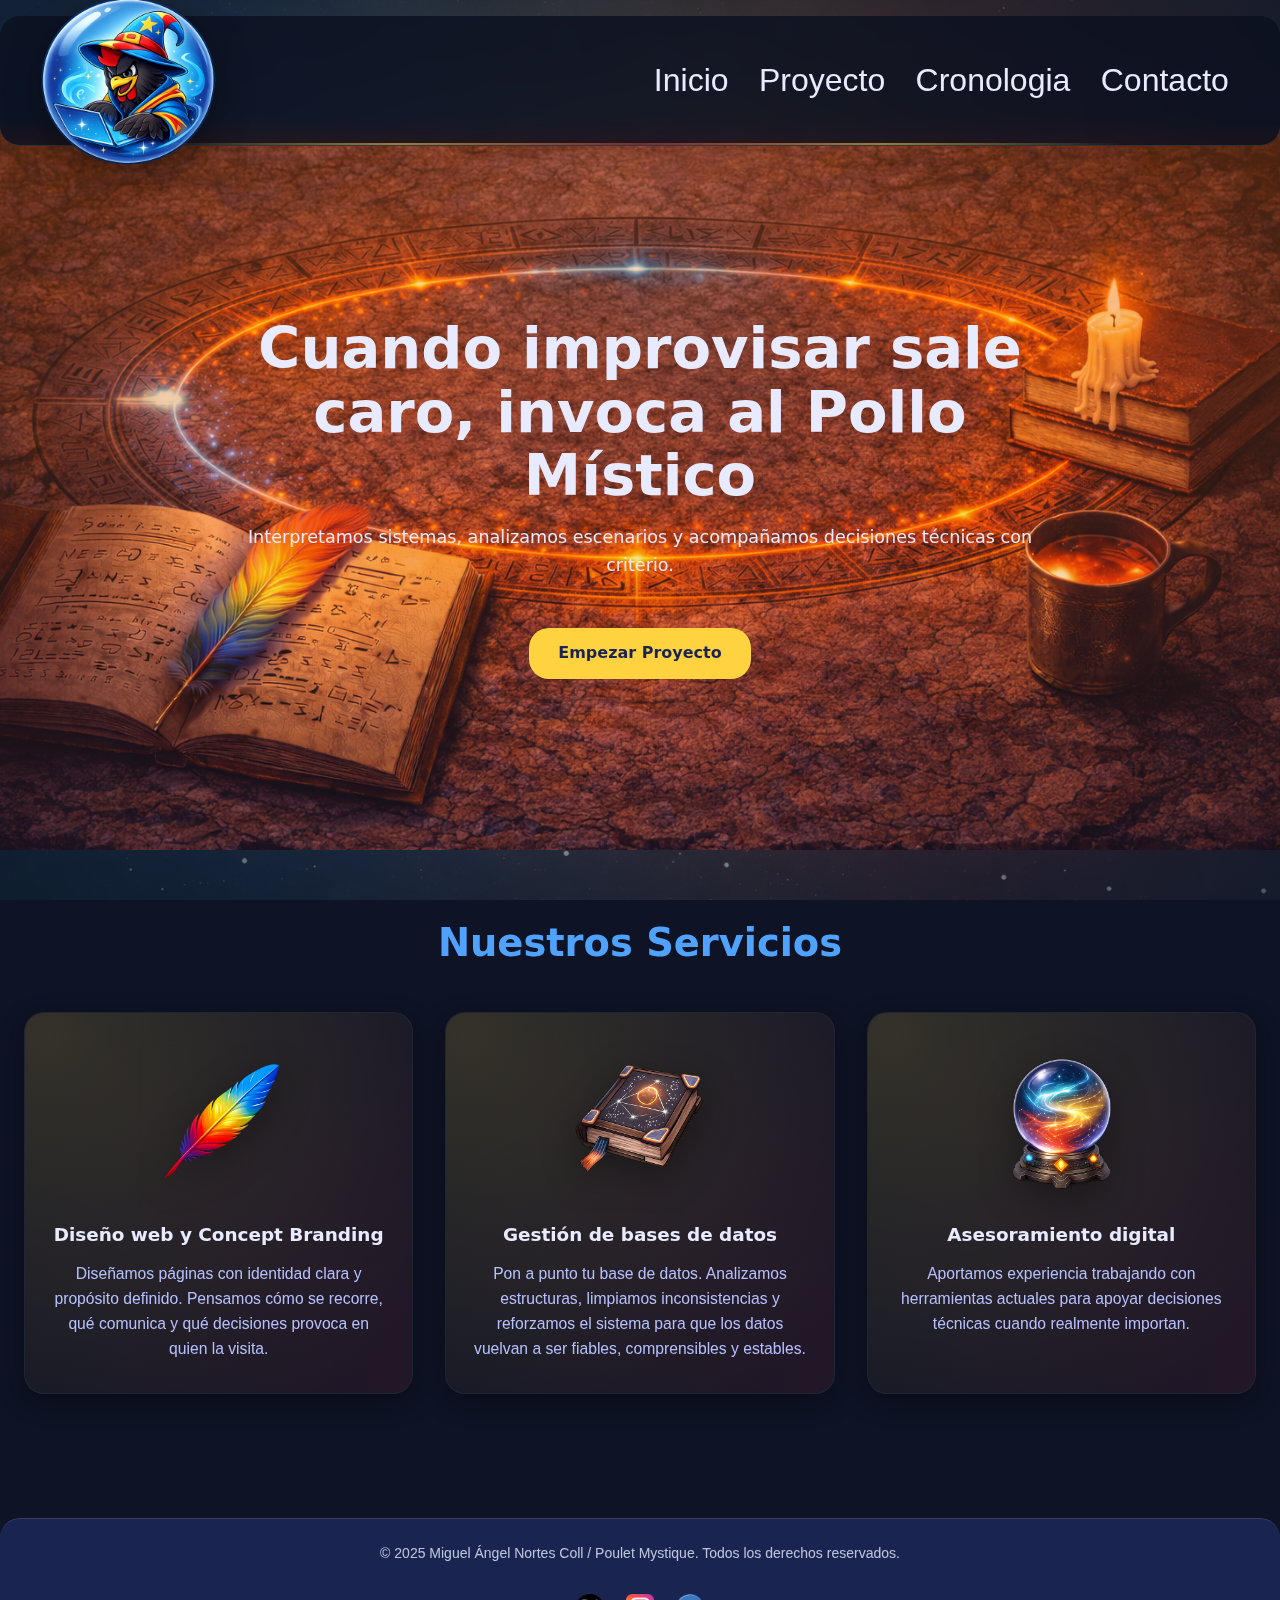
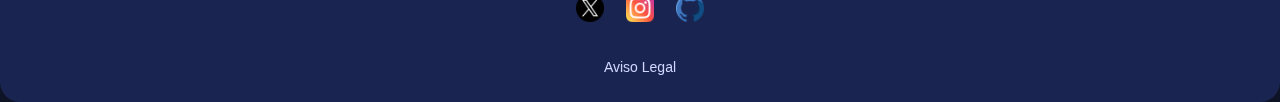
<file: Consultora/index.html>
<!DOCTYPE html>
<html lang="en">

<head>
    <meta charset="UTF-8">
    <meta name="viewport" content="width=device-width, initial-scale=1.0">

    <!-- Información básica -->
    <title>Index</title>
    <meta name="description" content="Descripción de la web">
    <meta name="author" content="Miguel Ángel Nortes Coll">

    <!-- CSS -->
    <link rel="stylesheet" href="CSS/style.css">

    <!-- SEO -->
    <meta name="keywords" content="Separado con comas">

    <!-- Icono -->
    <link rel="icon" type="image/png" href="img/poulet_mystique.png">

    <!-- Tipografía -->
    <link rel="stylesheet" href="">

    <!-- Open Graph para redes -->
    <meta property="og:title" content="Titulo">
    <meta property="og:description" content="Breve descripcion">
    <meta property="og:image" content="imgs/preview.png">
    <meta property="og:type" content="website">
</head>

<body>
    <header>
        <a href="index.html"><img src="img/poulet_mystique.png" alt="Logo de la empresa"></a>
        <nav>
            <ul>
                <li><a href="index.html">Inicio</a></li>
                <li><a href="proyecto-reservas.html">Proyecto</a></li>
                <li><a href="cronologia.html">Cronologia</a></li>
                <li><a href="contacto.html">Contacto</a></li>
            </ul>
        </nav>
    </header>
    <main>
        <section id="hero-index">
            <div class="hero-content">
                <h1>Cuando improvisar sale caro, invoca al Pollo Místico</h1>
                <p>Interpretamos sistemas, analizamos escenarios y acompañamos decisiones técnicas con criterio.</p>
                <a href="proyecto-reservas.html" class="btn-cta">Empezar Proyecto</a>
            </div>
        </section>
        <section class="services">
            <h2>Nuestros Servicios</h2>
            <div class="services-grid">
                <article class="service-card">
                    <img src="img/Pluma.png" alt="">
                    <h3>Diseño web y Concept Branding</h3>
                    <p>Diseñamos páginas con identidad clara y propósito definido. Pensamos cómo se recorre, qué comunica y qué decisiones provoca en quien la visita.</p>
                </article>

                <article class="service-card">
                    <img src="img/Libro.png
                    " alt="">
                    <h3>Gestión de bases de datos</h3>
                    <p>Pon a punto tu base de datos. Analizamos estructuras, limpiamos inconsistencias y reforzamos el sistema para que los datos vuelvan a ser fiables, comprensibles y estables.</p>
                </article>

                <article class="service-card">
                    <img src="img/Bola.png" alt="">
                    <h3>Asesoramiento digital</h3>
                    <p>Aportamos experiencia trabajando con herramientas actuales para apoyar decisiones técnicas cuando realmente importan.</p>
                </article>
            </div>
        </section>
    </main>
    <footer class="site-footer">
        <p>&copy; 2025 Miguel Ángel Nortes Coll / Poulet Mystique. Todos los derechos reservados.</p>

        <nav class="footer-social">
            <a href="https://x.com/?lang=es" target="_blank"><img src="img/logoX.png"
                    alt="Enlace con el logo de X, el nuevo Twitter"></a>
            <a href="https://www.instagram.com/" target="_blank"><img src="img/logoInstagram.png"
                    alt="Enlace con el logo de Instagram"></a>
            <a href="https://github.com/" target="_blank"><img src="img/logoGithub.png"
                    alt="Enlace con el logo de Github"></a>
        </nav>

        <a href="aviso_legal.html" class="legal_link">Aviso Legal</a>
    </footer>
</body>

</html>
</file>
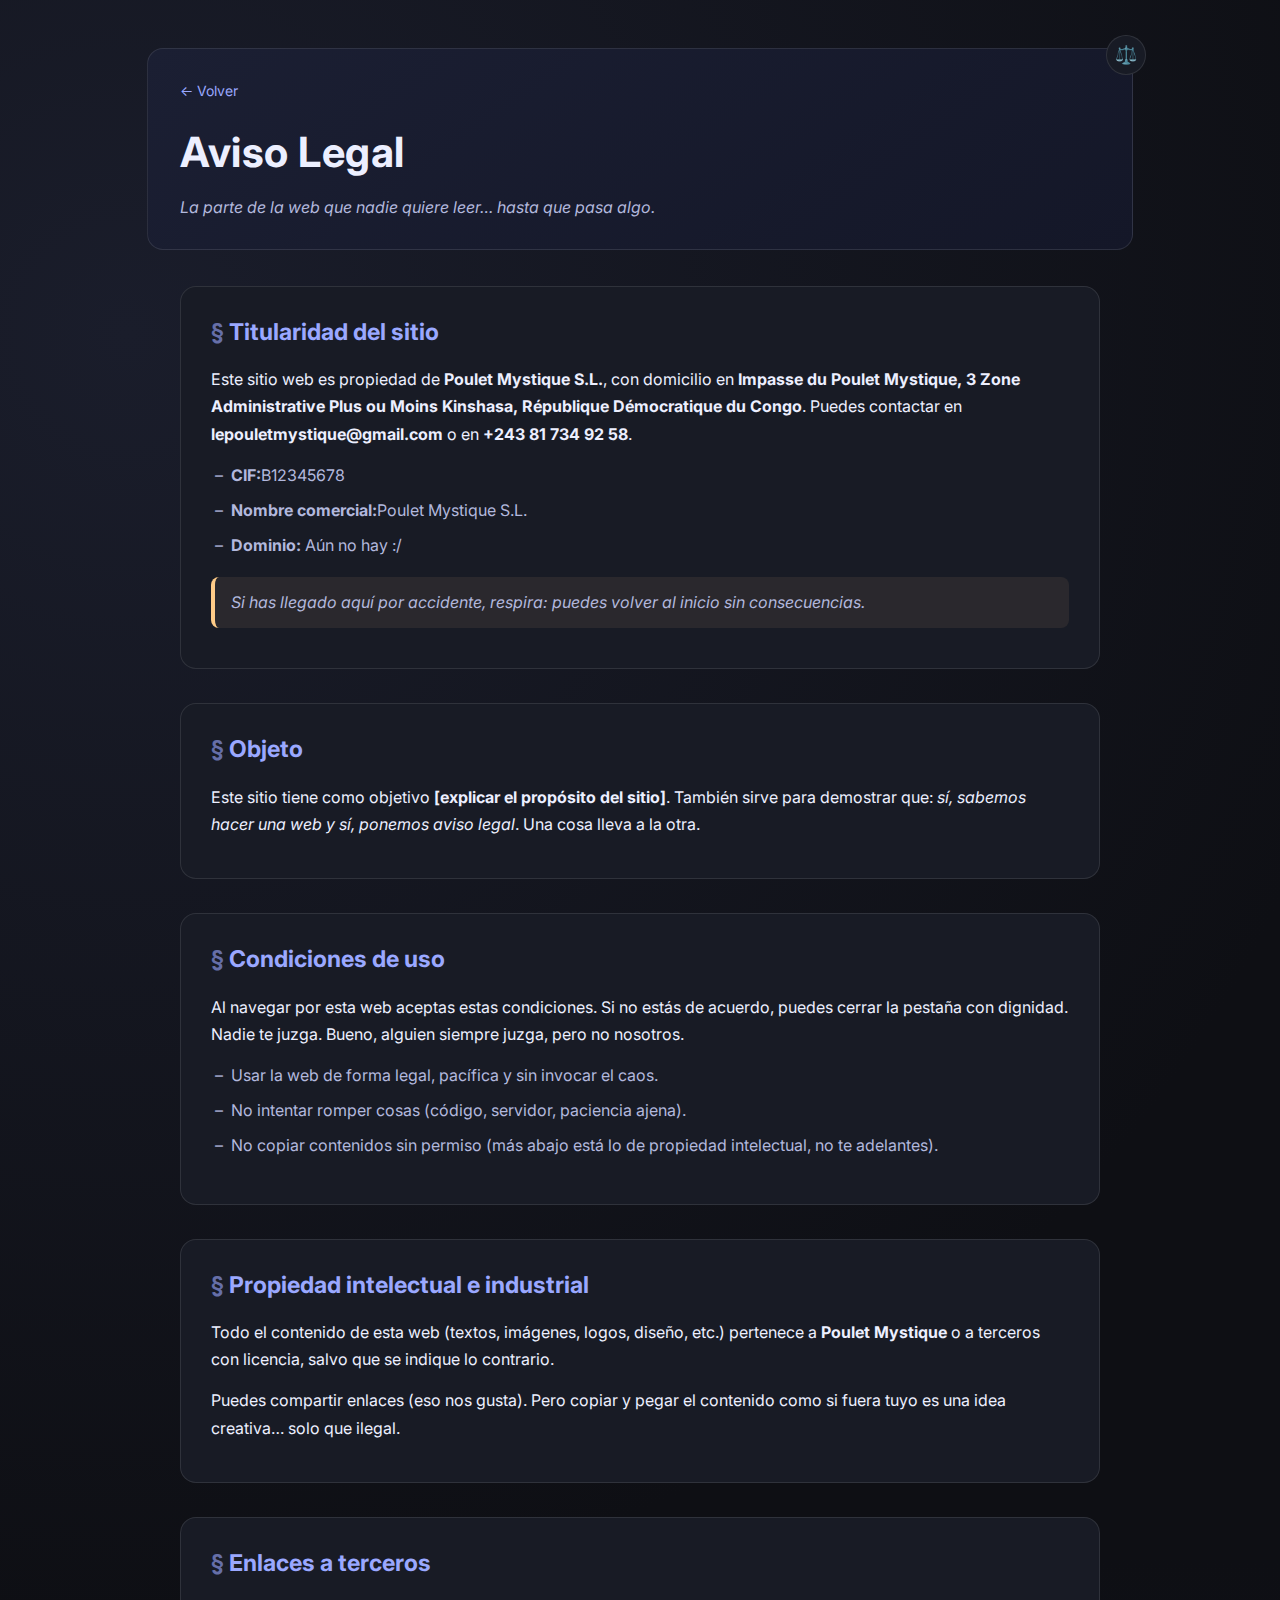
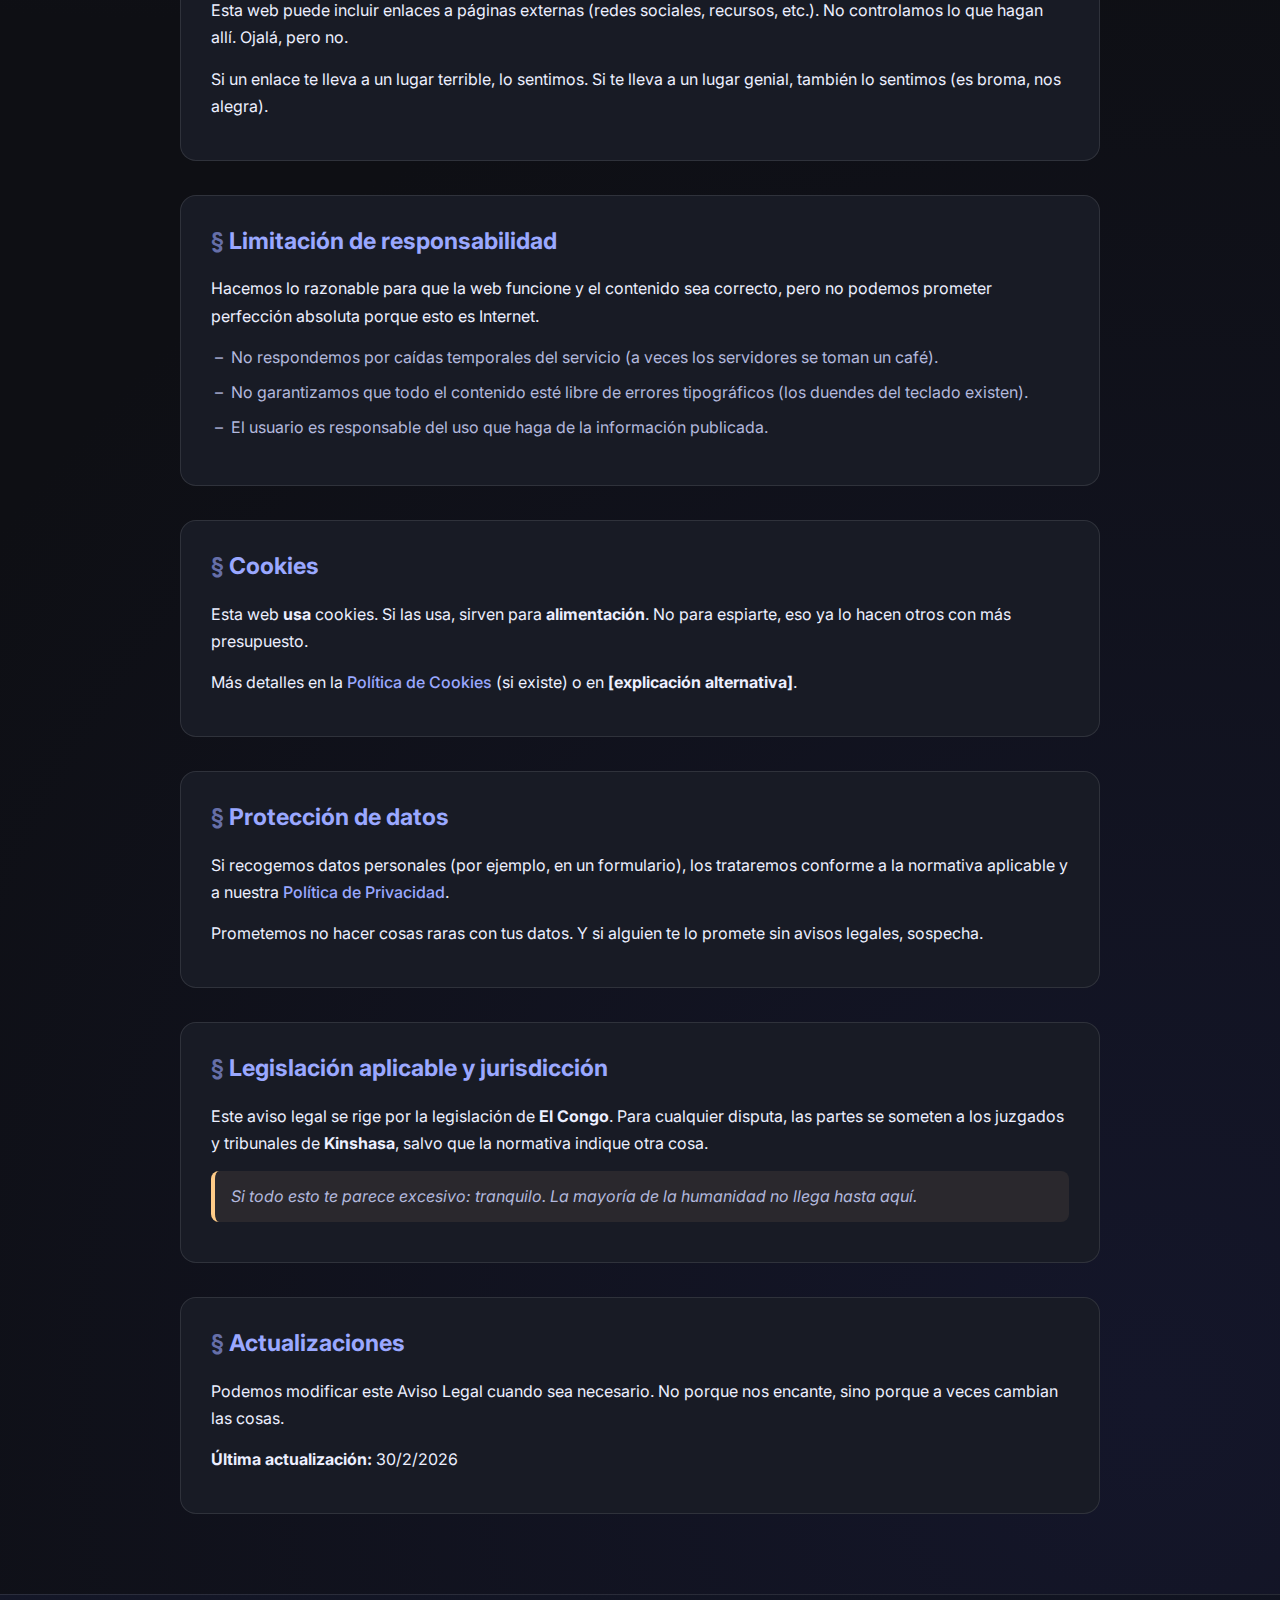
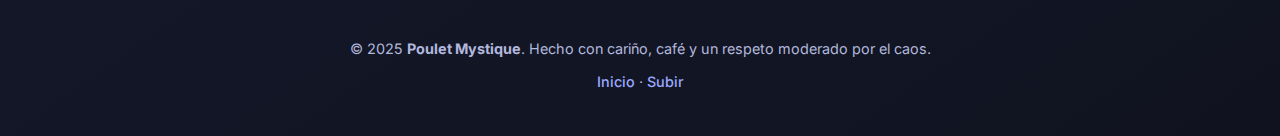
<file: Consultora/aviso_legal.html>
<!DOCTYPE html>
<html lang="es">

<head>
    <meta charset="UTF-8" />
    <meta name="viewport" content="width=device-width, initial-scale=1.0" />
    <title>Aviso Legal</title>
    <meta name="description" content="Aviso legal del sitio web. Sí, esto también existe." />
    <link rel="stylesheet" href="CSS/alstyle.css">

    <link rel="icon" type="image/png" href="img/poulet_mystique.png">

    <link rel="preconnect" href="https://fonts.googleapis.com">
    <link rel="preconnect" href="https://fonts.gstatic.com" crossorigin>
    <link href="https://fonts.googleapis.com/css2?family=Inter:wght@400;500;600;700&display=swap" rel="stylesheet">
</head>

<body class="legal-page">
    <header class="legal-header">
        <a class="legal-back" href="index.html" aria-label="Volver al inicio">← Volver</a>
        <h1 class="legal-title">Aviso Legal</h1>
        <p class="legal-subtitle">La parte de la web que nadie quiere leer… hasta que pasa algo.</p>
    </header>

    <main class="legal-main" id="contenido">
        <section class="legal-section" id="titularidad">
            <h2>Titularidad del sitio</h2>
            <p>
                Este sitio web es propiedad de <strong>Poulet Mystique S.L.</strong>, con domicilio en
                <strong>Impasse du Poulet Mystique, 3
                    Zone Administrative Plus ou Moins
                    Kinshasa, République Démocratique du Congo</strong>.
                Puedes contactar en <strong>lepouletmystique@gmail.com</strong> o en <strong>+243 81 734 92 58</strong>.
            </p>
            <ul class="legal-list">
                <li><strong>CIF:</strong>B12345678 </li>
                <li><strong>Nombre comercial:</strong>Poulet Mystique S.L.</li>
                <li><strong>Dominio:</strong> Aún no hay :/</li>
            </ul>
            <p class="legal-note">
                Si has llegado aquí por accidente, respira: puedes volver al inicio sin consecuencias.
            </p>
        </section>

        <section class="legal-section" id="objeto">
            <h2>Objeto</h2>
            <p>
                Este sitio tiene como objetivo <strong>[explicar el propósito del sitio]</strong>. También sirve para
                demostrar que:
                <em>sí, sabemos hacer una web y sí, ponemos aviso legal</em>. Una cosa lleva a la otra.
            </p>
        </section>

        <section class="legal-section" id="condiciones-uso">
            <h2>Condiciones de uso</h2>
            <p>
                Al navegar por esta web aceptas estas condiciones. Si no estás de acuerdo, puedes cerrar la pestaña con
                dignidad.
                Nadie te juzga. Bueno, alguien siempre juzga, pero no nosotros.
            </p>
            <ul class="legal-list">
                <li>Usar la web de forma legal, pacífica y sin invocar el caos.</li>
                <li>No intentar romper cosas (código, servidor, paciencia ajena).</li>
                <li>No copiar contenidos sin permiso (más abajo está lo de propiedad intelectual, no te adelantes).</li>
            </ul>
        </section>

        <section class="legal-section" id="propiedad-intelectual">
            <h2>Propiedad intelectual e industrial</h2>
            <p>
                Todo el contenido de esta web (textos, imágenes, logos, diseño, etc.) pertenece a
                <strong>Poulet Mystique</strong> o a terceros con licencia, salvo que se indique lo contrario.
            </p>
            <p>
                Puedes compartir enlaces (eso nos gusta). Pero copiar y pegar el contenido como si fuera tuyo
                es una idea creativa… solo que ilegal.
            </p>
        </section>

        <section class="legal-section" id="enlaces">
            <h2>Enlaces a terceros</h2>
            <p>
                Esta web puede incluir enlaces a páginas externas (redes sociales, recursos, etc.).
                No controlamos lo que hagan allí. Ojalá, pero no.
            </p>
            <p>
                Si un enlace te lleva a un lugar terrible, lo sentimos. Si te lleva a un lugar genial, también lo
                sentimos
                (es broma, nos alegra).
            </p>
        </section>

        <section class="legal-section" id="responsabilidad">
            <h2>Limitación de responsabilidad</h2>
            <p>
                Hacemos lo razonable para que la web funcione y el contenido sea correcto, pero no podemos prometer
                perfección absoluta porque esto es Internet.
            </p>
            <ul class="legal-list">
                <li>No respondemos por caídas temporales del servicio (a veces los servidores se toman un café).</li>
                <li>No garantizamos que todo el contenido esté libre de errores tipográficos (los duendes del teclado
                    existen).</li>
                <li>El usuario es responsable del uso que haga de la información publicada.</li>
            </ul>
        </section>

        <section class="legal-section" id="cookies">
            <h2>Cookies</h2>
            <p>
                Esta web <strong> usa </strong> cookies. Si las usa, sirven para <strong>alimentación</strong>.
                No para espiarte, eso ya lo hacen otros con más presupuesto.
            </p>
            <p>
                Más detalles en la <a href="politica_cookies.html" class="legal-link">Política de Cookies</a> (si
                existe) o en
                <strong>[explicación alternativa]</strong>.
            </p>
        </section>

        <section class="legal-section" id="proteccion-datos">
            <h2>Protección de datos</h2>
            <p>
                Si recogemos datos personales (por ejemplo, en un formulario), los trataremos conforme a la normativa
                aplicable
                y a nuestra <a href="politica_privacidad.html" class="legal-link">Política de Privacidad</a>.
            </p>
            <p>
                Prometemos no hacer cosas raras con tus datos. Y si alguien te lo promete sin avisos legales, sospecha.
            </p>
        </section>

        <section class="legal-section" id="legislacion">
            <h2>Legislación aplicable y jurisdicción</h2>
            <p>
                Este aviso legal se rige por la legislación de <strong>El Congo</strong>. Para cualquier disputa, las
                partes se someten a los
                juzgados y tribunales de <strong>Kinshasa</strong>, salvo que la normativa indique otra cosa.
            </p>
            <p class="legal-note">
                Si todo esto te parece excesivo: tranquilo. La mayoría de la humanidad no llega hasta aquí.
            </p>
        </section>

        <section class="legal-section" id="actualizaciones">
            <h2>Actualizaciones</h2>
            <p>
                Podemos modificar este Aviso Legal cuando sea necesario. No porque nos encante, sino porque a veces
                cambian las cosas.
            </p>
            <p>
                <strong>Última actualización:</strong> 30/2/2026
            </p>
        </section>
    </main>

    <footer class="legal-footer">
        <p>
            © <span class="legal-year">2025</span> <strong>Poulet Mystique</strong>.
            Hecho con cariño, café y un respeto moderado por el caos.
        </p>
        <p>
            <a class="legal-link" href="index.html">Inicio</a> ·
            <a class="legal-link" href="#contenido">Subir</a>
        </p>
    </footer>
</body>

</html>
</file>
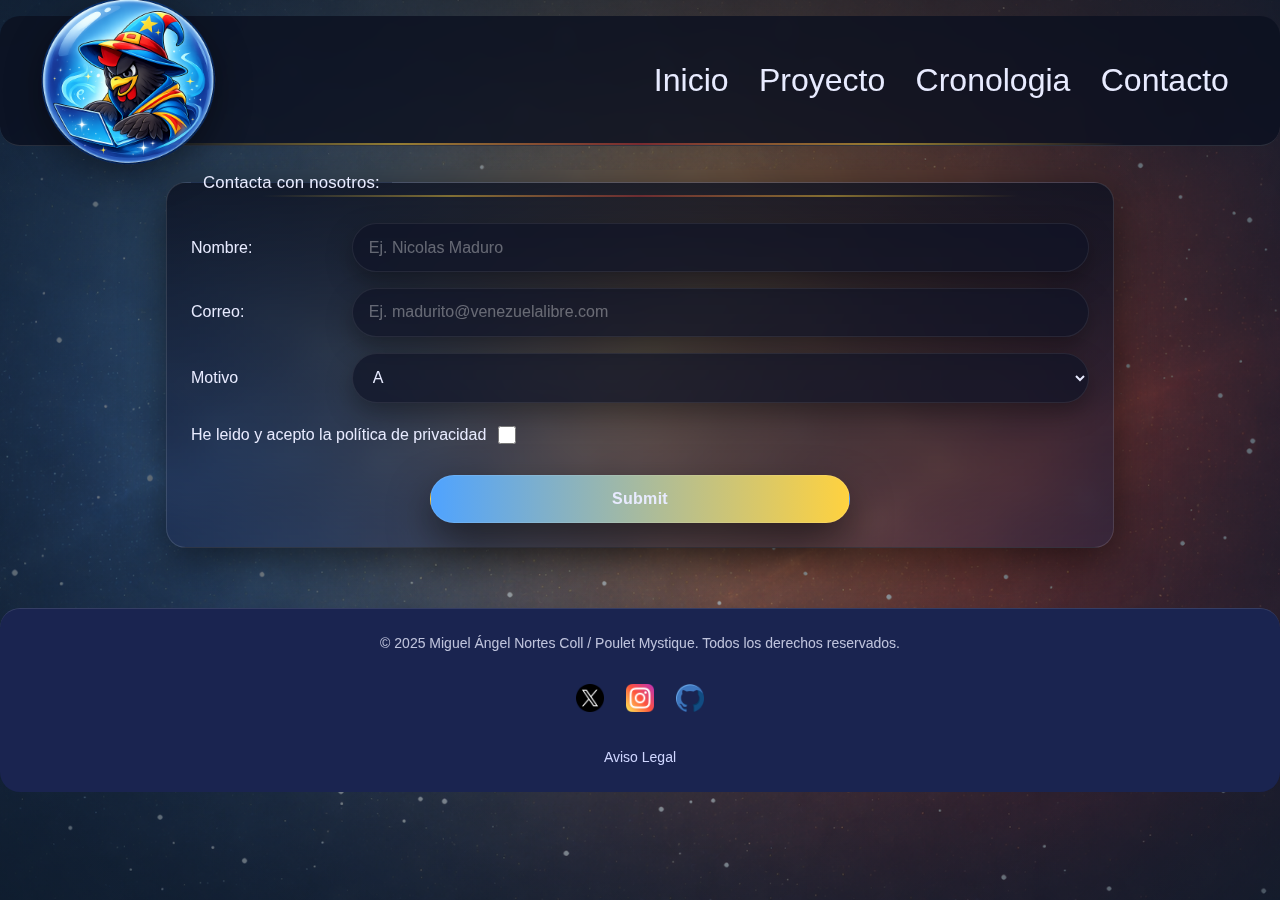
<file: Consultora/contacto.html>
<!DOCTYPE html>
<html lang="en">

<head>
    <meta charset="UTF-8">
    <meta name="viewport" content="width=device-width, initial-scale=1.0">

    <!-- Información básica -->
    <title>Contacto</title>
    <meta name="description" content="Descripción de la web">
    <meta name="author" content="Miguel Ángel Nortes Coll">

    <!-- CSS -->
    <link rel="stylesheet" href="CSS/style.css">

    <!-- SEO -->
    <meta name="keywords" content="Separado con comas">

    <!-- Icono -->
    <link rel="icon" type="image/png" href="img/poulet_mystique.png">

    <!-- Tipografía -->
    <link rel="stylesheet" href="">

    <!-- Open Graph para redes -->
    <meta property="og:title" content="Titulo">
    <meta property="og:description" content="Breve descripcion">
    <meta property="og:image" content="imgs/preview.png">
    <meta property="og:type" content="website">
</head>

<body>
    <header>
        <a href="index.html"><img src="img/poulet_mystique.png" alt="Logo de la empresa"></a>
        <nav>
            <ul>
                <li><a href="index.html">Inicio</a></li>
                <li><a href="proyecto-reservas.html">Proyecto</a></li>
                <li><a href="cronologia.html">Cronologia</a></li>
                <li><a href="contacto.html">Contacto</a></li>
            </ul>
        </nav>
    </header>
    <main class="non-index ">
        <form action=https://morning-paper-a0fc.contry-1990.workers.dev method="POST" enctype="multipart/form-data"
            target="_blank" autocomplete="on">

            <fieldset>
                <legend>Contacta con nosotros: </legend>
                <!--Nombre-->
                <label for="nombre">Nombre: </label>
                <input type="text" id="nombre" name="nombre" required maxlength="80" placeholder="Ej. Nicolas Maduro">
                <!--Mail-->
                <label for="email">Correo:</label>
                <input type="email" id="email" name="email" required maxlength="120" placeholder="Ej. madurito@venezuelalibre.com">
                <label for="motivo">Motivo</label>
                <select name="motivo" id="motivo">
                    <option value="a">A</option>
                    <option value="b">B</option>
                    <option value="c">C</option>
                    <option value="d">D</option>
                    <option value="e">E</option>
                    <option value="f#">F</option>
                    <option value="g">G</option>
                    <option value="h">H</option>
                </select>
                <div class="checkbox-group">
                    <label for="privacidad"> He leido y acepto la política de privacidad</label>
                    <input type="checkbox" id="privacidad" name="privacidad" value="conforme" required>
                </div>
                    <input type="submit" value="Submit">
            </fieldset>
        </form>
    </main>
    <footer class="site-footer">
        <p>&copy; 2025 Miguel Ángel Nortes Coll / Poulet Mystique. Todos los derechos reservados.</p>

        <nav class="footer-social">
            <a href="https://x.com/?lang=es" target="_blank"><img src="img/logoX.png"
                    alt="Enlace con el logo de X, el nuevo Twitter"></a>
            <a href="https://www.instagram.com/" target="_blank"><img src="img/logoInstagram.png"
                    alt="Enlace con el logo de Instagram"></a>
            <a href="https://github.com/" target="_blank"><img src="img/logoGithub.png"
                    alt="Enlace con el logo de Github"></a>
        </nav>

        <a href="aviso_legal.html" class="legal_link">Aviso Legal</a>
    </footer>
</body>

</html>
</file>
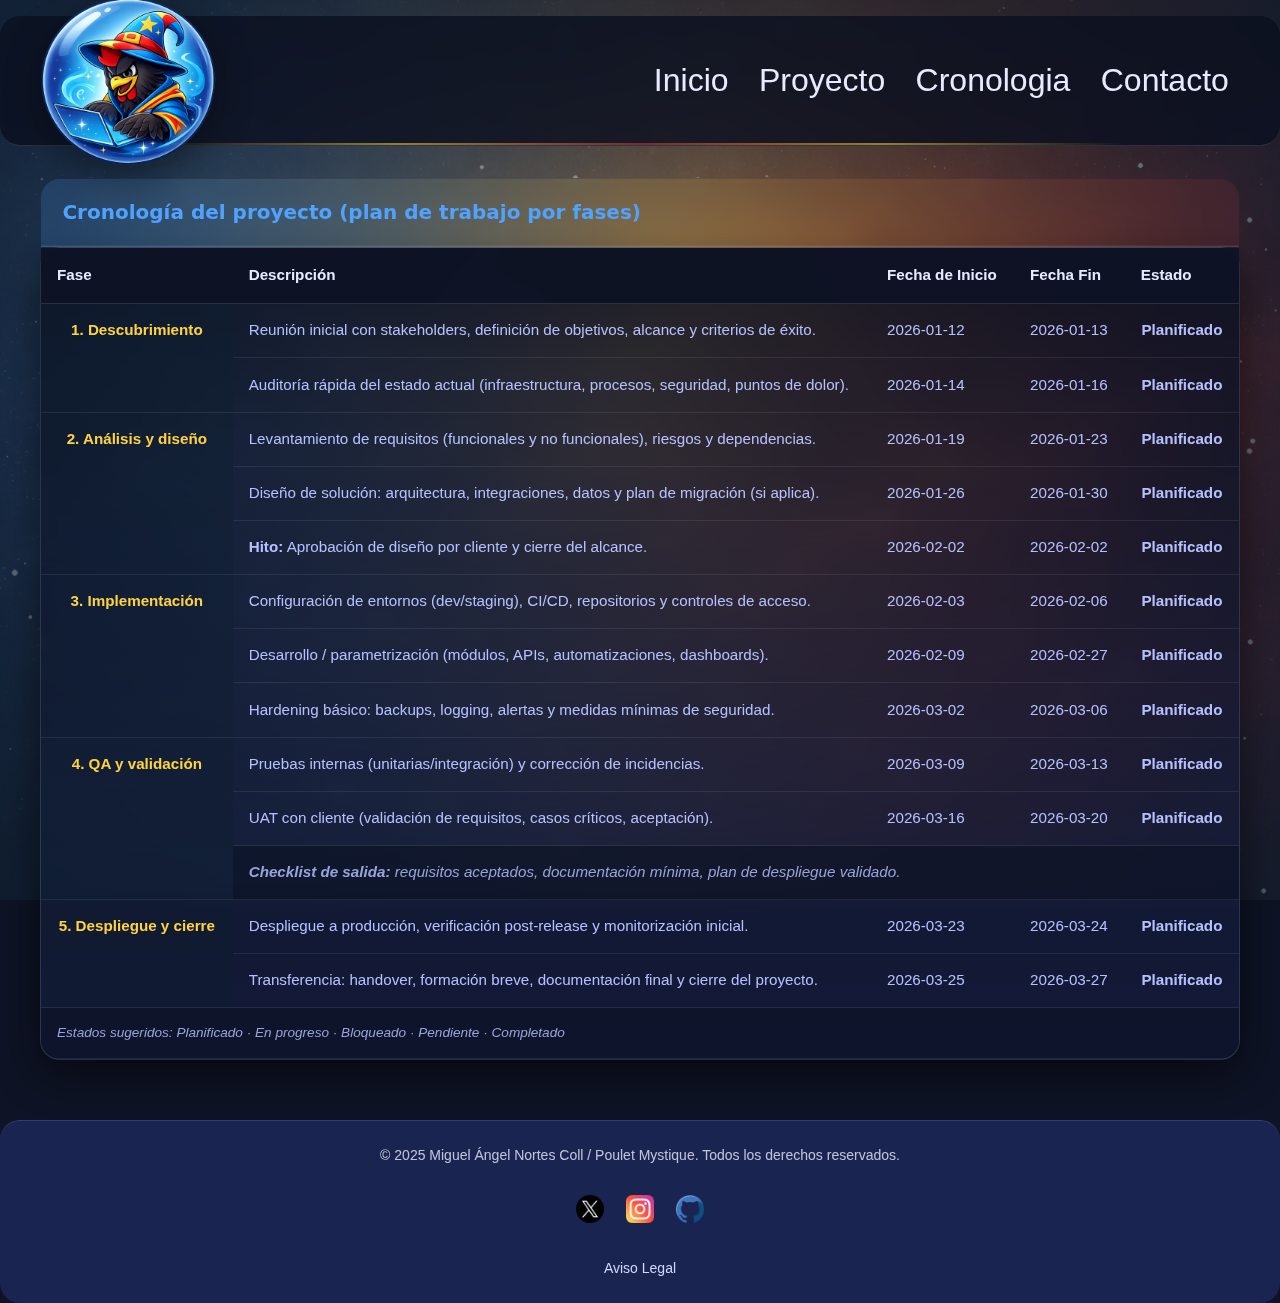
<file: Consultora/cronologia.html>
<!DOCTYPE html>
<html lang="en">

<head>
    <meta charset="UTF-8">
    <meta name="viewport" content="width=device-width, initial-scale=1.0">

    <!-- Información básica -->
    <title>Cronología</title>
    <meta name="description" content="Descripción de la web">
    <meta name="author" content="Miguel Ángel Nortes Coll">

    <!-- CSS -->
    <link rel="stylesheet" href="CSS/style.css">

    <!-- SEO -->
    <meta name="keywords" content="Separado con comas">

    <!-- Icono -->
    <link rel="icon" type="image/png" href="img/poulet_mystique.png">

    <!-- Tipografía -->
    <link rel="stylesheet" href="">

    <!-- Open Graph para redes -->
    <meta property="og:title" content="Titulo">
    <meta property="og:description" content="Breve descripcion">
    <meta property="og:image" content="imgs/preview.png">
    <meta property="og:type" content="website">
</head>
<body>
    <header>
        <a href="index.html"><img src="img/poulet_mystique.png" alt="Logo de la empresa"></a>
        <nav>
            <ul>
                <li><a href="index.html">Inicio</a></li>
                <li><a href="proyecto-reservas.html">Proyecto</a></li>
                <li><a href="cronologia.html">Cronologia</a></li>
                <li><a href="contacto.html">Contacto</a></li>
            </ul>
        </nav>
    </header>
    <main class="non-index ">
         <table>
      <caption>Cronología del proyecto (plan de trabajo por fases)</caption>

      <thead>
        <tr>
          <th scope="col">Fase</th>
          <th scope="col">Descripción</th>
          <th scope="col">Fecha de Inicio</th>
          <th scope="col">Fecha Fin</th>
          <th scope="col">Estado</th>
        </tr>
      </thead>

      <tbody>
        <!-- BLOQUE 1: Descubrimiento -->
        <tr>
          <th scope="rowgroup" rowspan="2">1. Descubrimiento</th>
          <td>Reunión inicial con stakeholders, definición de objetivos, alcance y criterios de éxito.</td>
          <td>2026-01-12</td>
          <td>2026-01-13</td>
          <td class="estado">Planificado</td>
        </tr>
        <tr>
          <td>Auditoría rápida del estado actual (infraestructura, procesos, seguridad, puntos de dolor).</td>
          <td>2026-01-14</td>
          <td>2026-01-16</td>
          <td class="estado">Planificado</td>
        </tr>

        <!-- BLOQUE 2: Análisis y diseño (con subfase usando colspan) -->
        <tr>
          <th scope="rowgroup" rowspan="3">2. Análisis y diseño</th>
          <td>Levantamiento de requisitos (funcionales y no funcionales), riesgos y dependencias.</td>
          <td>2026-01-19</td>
          <td>2026-01-23</td>
          <td class="estado">Planificado</td>
        </tr>
        <tr>
          <td>
            Diseño de solución: arquitectura, integraciones, datos y plan de migración (si aplica).
          </td>
          <td>2026-01-26</td>
          <td>2026-01-30</td>
          <td class="estado">Planificado</td>
        </tr>
        <tr>
          <td>
            <strong>Hito:</strong> Aprobación de diseño por cliente y cierre del alcance.
          </td>
          <td>2026-02-02</td>
          <td>2026-02-02</td>
          <td class="estado">Planificado</td>
        </tr>

        <!-- BLOQUE 3: Implementación (subtareas) -->
        <tr>
          <th scope="rowgroup" rowspan="3">3. Implementación</th>
          <td>Configuración de entornos (dev/staging), CI/CD, repositorios y controles de acceso.</td>
          <td>2026-02-03</td>
          <td>2026-02-06</td>
          <td class="estado">Planificado</td>
        </tr>
        <tr>
          <td>Desarrollo / parametrización (módulos, APIs, automatizaciones, dashboards).</td>
          <td>2026-02-09</td>
          <td>2026-02-27</td>
          <td class="estado">Planificado</td>
        </tr>
        <tr>
          <td>Hardening básico: backups, logging, alertas y medidas mínimas de seguridad.</td>
          <td>2026-03-02</td>
          <td>2026-03-06</td>
          <td class="estado">Planificado</td>
        </tr>

        <!-- BLOQUE 4: QA y validación (con una fila-resumen usando colspan) -->
        <tr>
          <th scope="rowgroup" rowspan="3">4. QA y validación</th>
          <td>Pruebas internas (unitarias/integración) y corrección de incidencias.</td>
          <td>2026-03-09</td>
          <td>2026-03-13</td>
          <td class="estado">Planificado</td>
        </tr>
        <tr>
          <td>UAT con cliente (validación de requisitos, casos críticos, aceptación).</td>
          <td>2026-03-16</td>
          <td>2026-03-20</td>
          <td class="estado">Planificado</td>
        </tr>
        <tr>
          <td colspan="4">
            <strong>Checklist de salida:</strong> requisitos aceptados, documentación mínima, plan de despliegue validado.
          </td>
        </tr>

        <!-- BLOQUE 5: Despliegue y cierre -->
        <tr>
          <th scope="rowgroup" rowspan="2">5. Despliegue y cierre</th>
          <td>Despliegue a producción, verificación post-release y monitorización inicial.</td>
          <td>2026-03-23</td>
          <td>2026-03-24</td>
          <td class="estado">Planificado</td>
        </tr>
        <tr>
          <td>Transferencia: handover, formación breve, documentación final y cierre del proyecto.</td>
          <td>2026-03-25</td>
          <td>2026-03-27</td>
          <td class="estado">Planificado</td>
        </tr>
      </tbody>

      <tfoot>
        <tr>
          <td colspan="5">Estados sugeridos: Planificado · En progreso · Bloqueado · Pendiente · Completado</td>
        </tr>
      </tfoot>
    </table>
    </main>
    <footer class="site-footer">
        <p>&copy; 2025 Miguel Ángel Nortes Coll / Poulet Mystique. Todos los derechos reservados.</p>

        <nav class="footer-social">
            <a href="https://x.com/?lang=es" target="_blank"><img src="img/logoX.png"
                    alt="Enlace con el logo de X, el nuevo Twitter"></a>
            <a href="https://www.instagram.com/" target="_blank"><img src="img/logoInstagram.png"
                    alt="Enlace con el logo de Instagram"></a>
            <a href="https://github.com/" target="_blank"><img src="img/logoGithub.png"
                    alt="Enlace con el logo de Github"></a>
        </nav>

        <a href="aviso_legal.html" class="legal_link">Aviso Legal</a>
    </footer>
</body>
</html>
</file>
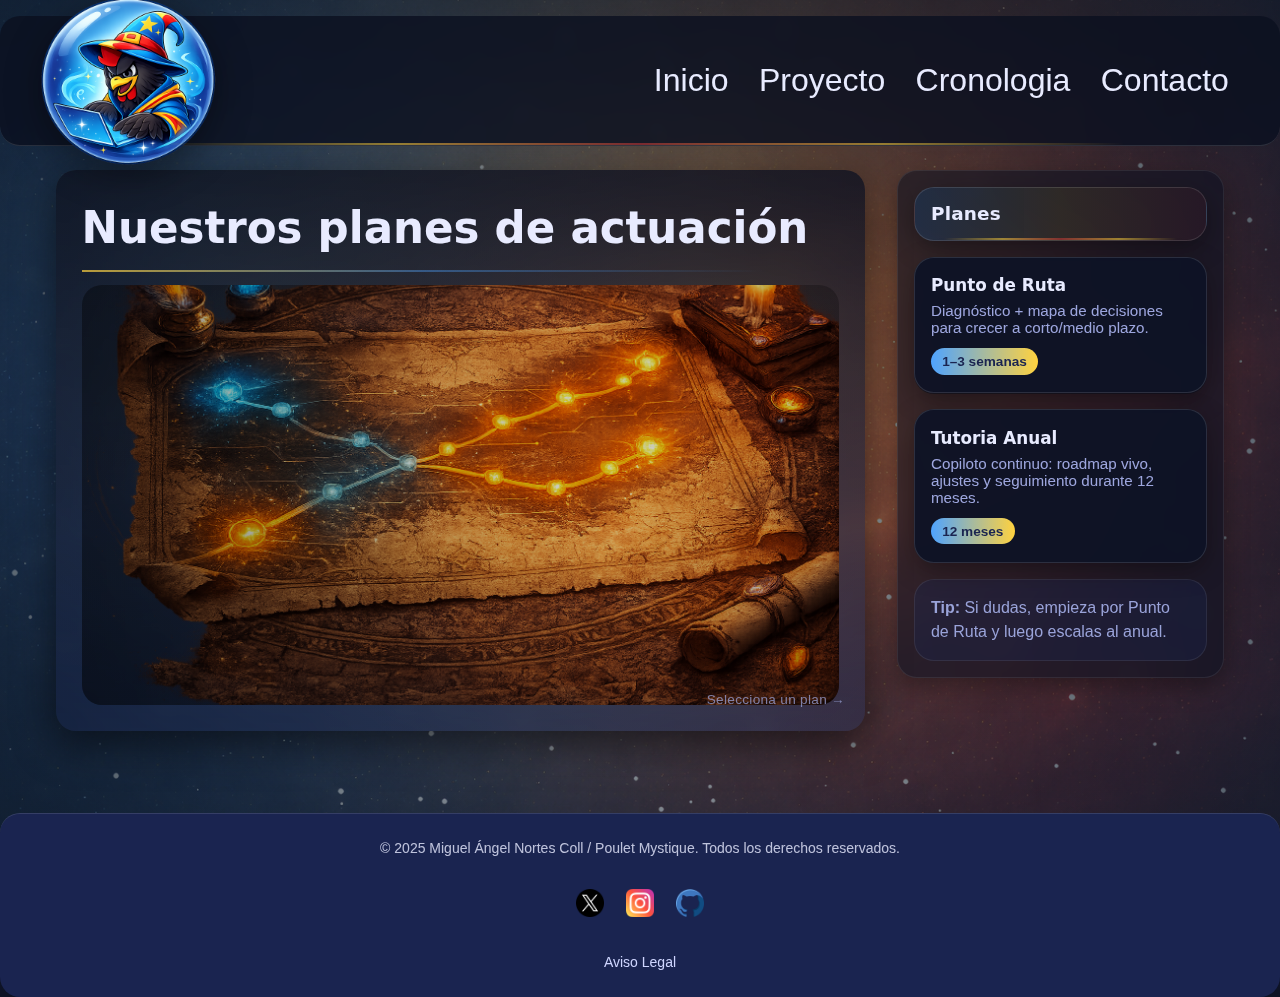
<file: Consultora/proyecto-reservas.html>
<!DOCTYPE html>
<html lang="en">

<head>
  <meta charset="UTF-8">
  <meta name="viewport" content="width=device-width, initial-scale=1.0">

  <!-- Información básica -->
  <title>Proyecto</title>
  <meta name="description" content="Descripción de la web">
  <meta name="author" content="Miguel Ángel Nortes Coll">

  <!-- CSS -->
  <link rel="stylesheet" href="CSS/style.css">
  <!-- Javascript -->
  <script src="main.js" defer></script>

  <!-- SEO -->
  <meta name="keywords" content="Separado con comas">

  <!-- Icono -->
  <link rel="icon" type="image/png" href="img/poulet_mystique.png">

  <!-- Tipografía -->
  <link rel="stylesheet" href="">

  <!-- Open Graph para redes -->
  <meta property="og:title" content="Titulo">
  <meta property="og:description" content="Breve descripcion">
  <meta property="og:image" content="imgs/preview.png">
  <meta property="og:type" content="website">
</head>

<body>
  <header>
    <a href="index.html"><img src="img/poulet_mystique.png" alt="Logo de la empresa"></a>
    <nav>
      <ul>
        <li><a href="index.html">Inicio</a></li>
        <li><a href="proyecto-reservas.html">Proyecto</a></li>
        <li><a href="cronologia.html">Cronologia</a></li>
        <li><a href="contacto.html">Contacto</a></li>
      </ul>
    </nav>
  </header>

  <div class="producto">

    <main class="producto-panel" aria-live="polite">

      <!-- Estado por defecto -->
      <section id="detalle-intro" class="detalle is-active">
        <h1>Nuestros planes de actuación</h1>
        <div class="detalle--intro"></div>
      </section>

      <!-- Detalle Plan 1 -->
      <section id="detalle-ruta" class="detalle" hidden>
        <h2>Punto de Ruta (Diagnóstico de Decisión)</h2>
        <p>
          Analizamos tu empresa y te devolvemos un mapa de decisiones: qué hacer ahora, qué preparar después
          y qué NO tocar todavía si no quieres pagar el precio.
        </p>

        <h3>Qué incluye</h3>
        <ul>
          <li>Mapa de decisiones (prioridad alta/media/baja).</li>
          <li>Riesgos y dependencias: qué te bloquea y por qué.</li>
          <li>Plan 30/90/180 días (corto y medio plazo).</li>
          <li>Recomendación de enfoque técnico/procesos (si aplica).</li>
          <li>Checklist de “esto no lo hagas todavía”.</li>
        </ul>

        <h3>Cuándo conviene</h3>
        <ul>
          <li>Estás creciendo y dudas en qué invertir primero.</li>
          <li>Vas a migrar, escalar o “rehacer” algo crítico.</li>
          <li>Quieres claridad antes de gastar tiempo/dinero.</li>
        </ul>

        <a class="btn-cta" href="contacto.html">Pedir Punto de Ruta</a>
      </section>

      <!-- Detalle Plan 2 -->
      <section id="detalle-anual" class="detalle" hidden>
        <h2>Acompañamiento Anual (Crecimiento Guiado)</h2>
        <p>
          No es un informe. Es un compromiso anual para que el crecimiento ocurra sin romper el sistema:
          planificación, ajustes, seguimiento y criterio constante.
        </p>

        <h3>Cómo funciona</h3>
        <ol>
          <li>Definimos objetivos y métricas realistas.</li>
          <li>Construimos un roadmap vivo (revisiones periódicas).</li>
          <li>Te acompañamos en decisiones e implementación (prioridades y riesgos).</li>
          <li>Medimos, ajustamos y mantenemos el rumbo.</li>
        </ol>

        <h3>Qué incluye</h3>
        <ul>
          <li>Revisión mensual (o por hitos) con informe breve.</li>
          <li>Roadmap trimestral actualizado.</li>
          <li>Soporte en priorización, deuda técnica y procesos.</li>
          <li>Detección temprana de riesgos.</li>
          <li>Plan anual con visión a largo plazo.</li>
        </ul>

        <a class="btn-cta" href="contacto.html">Hablar del plan anual</a>
      </section>
    </main>

    <aside class="producto-selector">
      <h3 class="selector-title">Planes</h3>

      <button class="plan-card is-active" type="button" data-target="detalle-ruta" aria-controls="detalle-ruta"
        aria-expanded="true">
        <h4>Punto de Ruta</h4>
        <p>Diagnóstico + mapa de decisiones para crecer a corto/medio plazo.</p>
        <span class="plan-tag">1–3 semanas</span>
      </button>

      <button class="plan-card" type="button" data-target="detalle-anual" aria-controls="detalle-anual"
        aria-expanded="false">
        <h4>Tutoria Anual</h4>
        <p>Copiloto continuo: roadmap vivo, ajustes y seguimiento durante 12 meses.</p>
        <span class="plan-tag">12 meses</span>
      </button>

      <div class="aside-hint">
        <p><strong>Tip:</strong> Si dudas, empieza por Punto de Ruta y luego escalas al anual.</p>
      </div>
    </aside>

  </div>
  <footer class="site-footer">
    <p>&copy; 2025 Miguel Ángel Nortes Coll / Poulet Mystique. Todos los derechos reservados.</p>

    <nav class="footer-social">
      <a href="https://x.com/?lang=es" target="_blank"><img src="img/logoX.png"
          alt="Enlace con el logo de X, el nuevo Twitter"></a>
      <a href="https://www.instagram.com/" target="_blank"><img src="img/logoInstagram.png"
          alt="Enlace con el logo de Instagram"></a>
      <a href="https://github.com/" target="_blank"><img src="img/logoGithub.png"
          alt="Enlace con el logo de Github"></a>
    </nav>

    <a href="aviso_legal.html" class="legal_link">Aviso Legal</a>
  </footer>
</body>

</html>
</file>
<file: Consultora/CSS/alstyle.css>
/* =========================================
   AVISO LEGAL – EDICIÓN JOCOSA
   ========================================= */

/* ---- Variables con personalidad ---- */
:root {
  --bg-main: #0e0f14;
  --bg-panel: #181b25;
  --bg-hover: #22263a;

  --text-main: #ecefff;
  --text-muted: #b2b8dd;
  --text-accent: #9aa8ff;
  --text-warning: #ffcc88;

  --border: 1px solid rgba(255,255,255,0.1);
  --radius: 16px;
  --max-width: 920px;
}

/* ---- Base ---- */
body.legal-page {
  margin: 0;
   font-family: 'Inter', system-ui, sans-serif;
  background:
    radial-gradient(circle at 10% 10%, #1a1d2b, transparent 40%),
    radial-gradient(circle at 90% 90%, #14162a, transparent 45%),
    var(--bg-main);
  color: var(--text-main);
  line-height: 1.7;
}

/* ---- Header ---- */
.legal-header {
  max-width: var(--max-width);
  margin: 48px auto 36px;
  padding: 28px 32px;
  background: linear-gradient(145deg, #1b1f33, #141728);
  border: var(--border);
  border-radius: var(--radius);
  position: relative;
}

/* Guiño visual */
.legal-header::after {
  content: "⚖️";
  position: absolute;
  top: -14px;
  right: -14px;
  background: var(--bg-panel);
  border: var(--border);
  border-radius: 50%;
  width: 38px;
  height: 38px;
  display: grid;
  place-items: center;
  font-size: 18px;
}

.legal-back {
  display: inline-block;
  margin-bottom: 14px;
  color: var(--text-accent);
  text-decoration: none;
  font-size: 14px;
}

.legal-back:hover {
  text-decoration: underline;
}

.legal-title {
  margin: 0 0 6px;
  font-size: 2.6rem;
  letter-spacing: 0.5px;
}

.legal-subtitle {
  margin: 0;
  color: var(--text-muted);
  font-size: 1rem;
  font-style: italic;
}

/* ---- Main ---- */
.legal-main {
  max-width: var(--max-width);
  margin: 0 auto 80px;
  padding: 0 16px;
}

/* ---- Secciones ---- */
.legal-section {
  margin-bottom: 34px;
  padding: 26px 30px;
  background: var(--bg-panel);
  border: var(--border);
  border-radius: var(--radius);
  transition: transform 0.15s ease, background 0.15s ease;
}

/* Micro-humor: se “inclina” al pasar */
.legal-section:hover {
  background: var(--bg-hover);
  transform: translateY(-2px);
}

.legal-section h2 {
  margin-top: 0;
  margin-bottom: 14px;
  font-size: 1.45rem;
  color: var(--text-accent);
}

/* Emoji contextual opcional */
.legal-section h2::before {
  content: "§ ";
  opacity: 0.6;
}

.legal-section p {
  margin: 0 0 14px;
}

.legal-note {
  margin-top: 18px;
  padding: 12px 16px;
  background: rgba(255, 204, 136, 0.08);
  border-left: 4px solid var(--text-warning);
  border-radius: 8px;
  font-style: italic;
  color: var(--text-muted);
}

/* ---- Listas ---- */
.legal-list {
  list-style: "–  ";
  margin: 14px 0 18px 20px;
  padding: 0;
}

.legal-list li {
  margin-bottom: 8px;
  color: var(--text-muted);
}

/* ---- Enlaces ---- */
.legal-link,
.legal-section a {
  color: var(--text-accent);
  text-decoration: none;
  font-weight: 500;
}

.legal-link:hover,
.legal-section a:hover {
  text-decoration: underline;
}

/* ---- Footer ---- */
.legal-footer {
  padding: 34px 16px;
  background: linear-gradient(145deg, #141728, #10131f);
  border-top: var(--border);
  text-align: center;
}

.legal-footer p {
  margin: 8px 0;
  font-size: 0.9rem;
  color: var(--text-muted);
}

/* ---- Responsive ---- */
@media (max-width: 600px) {
  .legal-header {
    margin-top: 24px;
    padding: 22px;
  }

  .legal-title {
    font-size: 2.1rem;
  }

  .legal-section {
    padding: 22px;
  }

  .legal-header::after {
    display: none; /* el emoji también descansa en móvil */
  }
}
</file>
<file: Consultora/CSS/style.css>
/* ===== RESET MINIMO ===== */
* {
  margin: 0;
  padding: 0;
  box-sizing: border-box;
}

:root {
  /* ===============================
     FONDOS (la base del conjuro)
     =============================== */

  --bg-main: #0e1325;
  /* Fondo principal – noche arcana */
  --bg-header: #0b1020d1;
  /* Header / footer – más profundo */
  --bg-panel: #1a2450;
  /* Cards, secciones */
  --bg-panel-soft: #1f2d6b;
  /* Hover, bloques destacados */

  /* ===============================
     TEXTO (legibilidad primero)
     =============================== */

  --text-main: #e8ebff;
  /* Texto principal (blanco roto) */
  --text-muted: #b7c0ff;
  /* Texto secundario */
  --text-soft: #9aa3d9;
  /* Notas, legales, ayudas */

  /* ===============================
     IDENTIDAD (directo del pollo)
     =============================== */

  --accent-blue: #4fa3ff;
  /* Azul mágico eléctrico */
  --accent-yellow: #ffd23f;
  /* Amarillo estrella */
  --accent-red: #c93a3a;
  /* Rojo ritual (usar poco) */

  /* ===============================
     INTERACCIÓN
     =============================== */

  --link-color: var(--accent-blue);
  --link-hover: var(--accent-yellow);

  --btn-primary-bg: var(--accent-blue);
  --btn-primary-text: #0b1020;
  --btn-primary-hover: #6ab4ff;

  --btn-danger-bg: var(--accent-red);
  --btn-danger-hover: #e04b4b;

  /* ===============================
     BORDES Y SOMBRAS
     =============================== */

  --border-color: rgba(255, 255, 255, 0.12);
  --border-soft: rgba(255, 255, 255, 0.08);

  --shadow-soft: 0 8px 24px rgba(0, 0, 0, 0.35);
  --shadow-strong: 0 12px 40px rgba(0, 0, 0, 0.55);

  /* ===============================
     ESTÉTICA GENERAL
     =============================== */

  --radius-sm: 6px;
  --radius-md: 12px;
  --radius-lg: 20px;

  --transition-fast: 0.15s ease;
  --transition-base: 0.25s ease;
}

body {
  font-family: Arial, Helvetica, sans-serif;
  background-color: var(--bg-main);
  color: var(--text-main);
  line-height: 1.5;

  background-image: url("../img/background.png");
  background-size: cover;
  background-position: center;
  background-repeat: no-repeat;
  background-attachment: fixed;

  color: var(--text-main);
}

body::before {
  content: "";
  position: fixed;
  inset: 0;

  background: radial-gradient(circle at center,
      rgba(15, 32, 48, 0.35),
      rgba(15, 32, 48, 0.75));

  z-index: -1;
}

/* ===== HEADER ===== */
header {
  display: flex;
  align-items: center;
  justify-content: space-between;

  height: 130px;
  padding: 0 2rem;
  border-radius: var(--radius-lg);
  background-color: var(--bg-header);
  backdrop-filter: blur(8px);
  border-bottom: 1px solid var(--border-color);

  position: sticky;
  top: 1rem;
  z-index: 10;

}

header::after {
  content: "";
  position: absolute;
  left: 12%;
  bottom: 0;
  width: 76%;
  height: 2px;
  background: linear-gradient(90deg, transparent, var(--accent-yellow), var(--accent-red), var(--accent-yellow), transparent);
  opacity: 0.55;
}

header img {
  display: block;
  height: 12rem;
  width: auto;
  filter: drop-shadow(0 10px 18px rgba(0, 0, 0, 0.4));
}

a:hover {
  color: var(--link-hover);
}

/* ===== NAV ===== */
nav ul {
  list-style: none;
  display: flex;
  gap: 1.5rem;
  margin: 0;
  padding: 0.65rem 1rem;
}

nav a {
  position: relative;
  font-size: 2rem;
  color: var(--text-main);
  text-decoration: none;
  padding: 0.4rem 0.2rem;
}

nav a::after {
  content: "";
  position: absolute;
  left: 0;
  bottom: -6px;
  width: 0%;
  height: 2px;
  background: var(--accent-yellow);
  transition: width 0.25s ease;
}

nav a:hover::after {
  width: 100%;
}

nav a:hover {
  color: var(--accent-yellow);

}

/* ===============================
     HERO-INDEX
     =============================== */
#hero-index {
  position: relative;
  min-height: 80vh;

  display: flex;
  align-items: center;
  justify-content: center;
  padding: 6rem 1.5rem 5rem;

  background-image: url("../img/hero_background.png");
  background-size: cover;
  background-position: center;
  background-repeat: no-repeat;
  background-attachment: fixed;

  color: var(--text-main);
}

/* Overlay para legibilidad */
#hero-index::before {
  content: "";
  position: absolute;
  inset: 0;
  background:
    linear-gradient(to bottom,
      rgba(255, 119, 0, 0.23),
      rgba(20, 101, 159, 0.05));
  z-index: 0;
}

/* Contenedor centrado */
.hero-content {
  position: relative;
  z-index: 1;
  max-width: 65%;
  text-align: center;
}

/* Título */
.hero-content h1 {
  margin: 0 1rem 1rem;

  font-family: "Space Grotesk", system-ui, sans-serif;
  font-size: clamp(2.2rem, 4.6vw, 3.6rem);
  line-height: 1.1;

  color: var(--text-main);
}

/* Subtítulo */
.hero-content p {
  margin: 0 auto 2rem;

  font-family: "Inter", system-ui, sans-serif;
  font-size: 1.1rem;
  line-height: 1.6;

  color: var(--text-main);
}

/* CTA */
.btn-cta {
  display: inline-block;

  padding: 0.85rem 1.8rem;
  border-radius: var(--radius-lg);

  font-family: "Inter", system-ui, sans-serif;
  font-size: 1rem;
  font-weight: 600;

  background-color: var(--accent-yellow);
  color: var(--bg-panel);

  text-decoration: none;
  transition: background-color var(--transition-base),
    transform var(--transition-fast),
    box-shadow var(--transition-base);
}

.btn-cta:hover {
  background-color: var(--accent-yellow);
  color: var(--bg-header);
  transform: translateY(-2px);
  box-shadow: 0 0 0 3px var(--accent-red), var(--shadow-soft);
}

main,
section {
  position: relative;
  z-index: 1;
}

.services {
  padding: 4rem 1.5rem;
  text-align: center;
}

.services h2 {
  margin: 0 0 2.5rem;
  font-family: "Space Grotesk", system-ui, sans-serif;
  font-size: clamp(1.8rem, 3vw, 2.4rem);
  color: var(--accent-blue);
}

/* CONTENEDOR FLEX: patrón 3 columnas centradas */
.services-grid {
  display: flex;
  justify-content: center;
  /* centra el bloque de cards */
  align-items: stretch;
  gap: 2rem;
  /* separación entre cards */
  flex-wrap: wrap;
  /* si no caben, bajan */
  max-width: 100rem;
  margin: 0 auto;
}

/* CARD */
.service-card {
  flex: 1 1 20%;

  max-width: 40%;
  /* evita cards gigantes en pantallas grandes */

  background: rgba(26, 36, 80, 0.55);
  /* panel */
  border: 1px solid var(--border-soft);
  border-radius: var(--radius-lg);
  box-shadow: var(--shadow-soft);
  background: var(--bg-main);
  padding: 2rem 1.6rem;
  text-align: center;

  transition: transform var(--transition-fast),
    box-shadow var(--transition-base);
  position: relative;
  overflow: hidden;
}

/* Detalle decorativo rojo/amarillo (sutil) */
.service-card::before {
  content: "";
  position: absolute;
  inset: -60%;
  background:
    radial-gradient(circle at 30% 30%, rgba(255, 210, 63, 0.16), transparent 55%),
    radial-gradient(circle at 80% 70%, rgba(201, 58, 58, 0.12), transparent 55%);
  pointer-events: none;
}

/* Imagen centrada */
.service-card img {
  width: 10rem;
  height: 10rem;
  object-fit: contain;
  margin: 0 auto 1rem;
  display: block;
  position: relative;
  z-index: 1;
  filter: drop-shadow(0 10px 18px rgba(0, 0, 0, 0.35));
}

.service-card h3 {
  margin: 0.4rem 0 0.8rem;
  font-family: "Inter", system-ui, sans-serif;
  font-size: 1.15rem;
  font-weight: 700;
  color: var(--text-main);
  position: relative;
  z-index: 1;
}

.service-card p {
  margin: 0;
  color: var(--text-muted);
  line-height: 1.6;
  font-size: 0.98rem;
  position: relative;
  z-index: 1;
}

/* Hover: levanta un poco y marca borde rojo ritual */
.service-card:hover {
  transform: translateY(-6px);
  box-shadow: var(--shadow-strong);
  border-color: rgba(201, 58, 58, 0.45);
}

/* ===== FOOTER ===== */
.site-footer {
  margin-top: 60px;
  border-radius: var(--radius-lg);
  padding: 24px;
  background-color: var(--bg-panel);
  border-top: 1px solid var(--border-color);

  display: flex;
  flex-direction: column;
  align-items: center;
  gap: 16px;

  text-align: center;
}

/* ===============================
     MAIN
     =============================== */
.non-index {
  margin-top: 3%;

}
.producto {
  max-width: 1200px;
  margin: 2.5rem auto 0;
  padding: 0 1rem;
  display: flex;
  gap: 2rem;
  align-items: flex-start;
}

.producto main {
  flex: 1 1 auto;
  min-width: 0;
}

.producto aside {
  flex: 0 0 28%;
  min-width: 0;
  position: sticky;
  top: 10rem;
}

.producto-panel .detalle {
  position: relative;
  overflow: hidden;
  border-radius: var(--radius-lg);
  box-shadow: var(--shadow-strong);
  backdrop-filter: blur(10px);
  padding: 1.6rem;
  margin-bottom: 1.4rem;
}

.producto-panel .detalle::before {
  content: "";
  position: absolute;
  inset: 0;
  background:
    linear-gradient(180deg, rgba(11, 16, 32, 0.78), rgba(26, 36, 80, 0.35)),
    radial-gradient(circle at 25% 25%, rgba(255, 210, 63, 0.12), transparent 55%),
    radial-gradient(circle at 80% 70%, rgba(79, 163, 255, 0.10), transparent 55%),
    radial-gradient(circle at 60% 20%, rgba(201, 58, 58, 0.08), transparent 55%);
  pointer-events: none;
}

.producto-panel h1,
.producto-panel h2,
.producto-panel h3,
.producto-panel p,
.producto-panel ul,
.producto-panel ol {
  position: relative;
  z-index: 1;
}

.producto-panel h1,
.producto-panel h2 {
  font-family: "Space Grotesk", system-ui, sans-serif;
  margin: 0 0 0.8rem;
}

.producto-panel h1 {
  font-size: clamp(2rem, 3.4vw, 2.8rem);
}

.producto-panel h2 {
  font-size: 1.5rem;
  color: var(--accent-blue);
}

.producto-panel h3 {
  margin: 1.6rem 0 0.6rem;
  padding-top: 1rem;
  border-top: 1px solid rgba(255, 255, 255, 0.08);
  color: var(--accent-yellow);
  font-family: "Inter", system-ui, sans-serif;
}

.producto-panel p,
.producto-panel ul,
.producto-panel ol {
  color: var(--text-muted);
  line-height: 1.65;
}

#detalle-intro {
  position: relative;
}

.detalle--intro {
  position: relative;
  min-height: 420px;
  overflow: hidden;
  border-radius: var(--radius-lg);
  background-image:
    radial-gradient(circle at 70% 65%, rgba(0, 0, 0, 0), rgba(0, 0, 0, 0.35)),
    url("../img/Proyecto.png");
  background-size: cover;
  background-position: center 65%;
  background-repeat: no-repeat;
}

.detalle--intro::before {
  content: "";
  position: absolute;
  inset: 0;
  background: linear-gradient(
    to bottom,
    rgba(0, 0, 0, 0.06),
    rgba(0, 0, 0, 0.18) 60%,
    rgba(0, 0, 0, 0.30)
  );
  pointer-events: none;
}

#detalle-intro h1::after {
  content: "";
  display: block;
  width: 90%;
  height: 2px;
  margin-top: 0.6rem;
  background: linear-gradient(
    90deg,
    rgba(255, 210, 63, 0.70),
    rgba(79, 163, 255, 0.40),
    transparent
  );
}

#detalle-intro::after {
  content: "Selecciona un plan →";
  position: absolute;
  right: 1.25rem;
  bottom: 1.25rem;
  color: var(--text-soft);
  font-size: 0.85rem;
  letter-spacing: 0.3px;
  opacity: 0.75;
  pointer-events: none;
}

.producto-selector {
  display: flex;
  flex-direction: column;
  gap: 1rem;
  background: rgba(11, 16, 32, 0.55);
  border: 1px solid var(--border-soft);
  border-radius: var(--radius-lg);
  padding: 1rem;
  box-shadow: var(--shadow-soft);
  backdrop-filter: blur(10px);
}

.selector-title {
  margin: 0;
  padding: 0.75rem 1rem;
  font-family: "Space Grotesk", system-ui, sans-serif;
  font-size: 1.15rem;
  font-weight: 800;
  letter-spacing: 0.2px;
  color: var(--text-main);
  background: linear-gradient(
    90deg,
    rgba(79, 163, 255, 0.14),
    rgba(255, 210, 63, 0.10),
    rgba(201, 58, 58, 0.10)
  );
  border: 1px solid var(--border-color);
  border-radius: var(--radius-lg);
  box-shadow: var(--shadow-soft);
  backdrop-filter: blur(10px);
  position: relative;
  overflow: hidden;
}

.selector-title::after {
  content: "";
  position: absolute;
  left: 10%;
  right: 10%;
  bottom: 0;
  height: 2px;
  background: linear-gradient(
    90deg,
    transparent,
    var(--accent-yellow),
    var(--accent-red),
    var(--accent-yellow),
    transparent
  );
  opacity: 0.55;
}

.plan-card {
  text-align: left;
  cursor: pointer;
  background: rgba(14, 19, 37, 0.88);
  border: 1px solid var(--border-color);
  border-radius: var(--radius-lg);
  box-shadow: var(--shadow-soft);
  backdrop-filter: blur(10px);
  padding: 1.1rem 1rem;
  transition:
    transform var(--transition-fast),
    box-shadow var(--transition-base),
    border-color var(--transition-base);
}

.plan-card h4 {
  margin: 0 0 0.45rem;
  color: var(--text-main);
  font-family: "Inter", system-ui, sans-serif;
  font-size: 1.05rem;
}

.plan-card p {
  opacity: 0.85;
  font-size: 0.95rem;
  margin: 0 0 0.75rem;
  color: var(--text-muted);
}

.plan-tag {
  display: inline-block;
  font-size: 0.85rem;
  font-weight: 700;
  color: var(--bg-panel);
  background: linear-gradient(90deg, var(--accent-blue), var(--accent-yellow));
  border-radius: 999px;
  padding: 0.35rem 0.7rem;
}

.plan-card:hover {
  transform: translateY(-2px);
  box-shadow: var(--shadow-strong);
  border-color: rgba(255, 210, 63, 0.35);
}

.plan-card.is-active {
  border-color: var(--accent-yellow);
  box-shadow: 0 0 0 3px rgba(255, 210, 63, 0.25), var(--shadow-strong);
}

.plan-card:focus-visible {
  outline: none;
  box-shadow: 0 0 0 3px rgba(255, 210, 63, 0.22), var(--shadow-strong);
  border-color: rgba(255, 210, 63, 0.45);
}

.aside-hint {
  background: rgba(26, 36, 80, 0.35);
  border: 1px solid var(--border-soft);
  border-radius: var(--radius-lg);
  padding: 1rem;
  color: var(--text-soft);
}

.btn-cta {
  margin-top: 1rem;
}

.detalle {
  animation: fadeIn 0.25s ease;
}

@keyframes fadeIn {
  from {
    opacity: 0.2;
    transform: translateY(6px);
  }
  to {
    opacity: 1;
    transform: translateY(0);
  }
}


/* ===============================
   TABLA CRONOLÓGICA – PROYECTO
   =============================== */

table {
  width: 100%;
  max-width: 1200px;
  margin: 3rem auto;

  border-collapse: separate;
  border-spacing: 0;

  background: linear-gradient(180deg,
      rgba(11, 16, 32, .85),
      rgba(26, 36, 80, .45));

  border: 1px solid var(--border-color);
  border-radius: var(--radius-lg);
  box-shadow: var(--shadow-strong);
  backdrop-filter: blur(10px);

  overflow: hidden;
}

/* Título */
caption {
  caption-side: top;
  padding: 1.2rem 1.4rem;

  font-family: "Space Grotesk", system-ui, sans-serif;
  font-size: 1.25rem;
  font-weight: 700;
  text-align: left;

  color: var(--accent-blue);

  background: linear-gradient(90deg,
      rgba(79, 163, 255, .18),
      rgba(255, 210, 63, .12),
      rgba(201, 58, 58, .12));

  border-bottom: 1px solid var(--border-color);

  box-shadow: inset 0 -1px 0 rgba(255, 255, 255, .05);
}

/* Cabecera */
thead th {
  background: rgba(14, 19, 37, .95);
  color: var(--text-main);

  padding: 1rem;
  text-align: left;
  font-weight: 700;
  font-size: .95rem;

  border-bottom: 1px solid var(--border-color);
}

/* Celdas */
td,
tbody th {
  padding: 0.95rem 1rem;
  font-size: .95rem;
  color: var(--text-muted);

  border-bottom: 1px solid var(--border-soft);
  vertical-align: top;
}

/* Columna Fase */
tbody th {
  font-weight: 700;
  color: var(--accent-yellow);
  background: rgba(15, 32, 48, .35);
  width: 16%;
}

/* Hover */
tbody tr:hover td {
  background: rgba(79, 163, 255, .08);
  color: var(--text-main);
}

/* Estados */
.estado {
  font-weight: 700;
  text-align: center;
  white-space: nowrap;
}

.estado.planificado {
  color: var(--accent-blue);
}

.estado.progreso {
  color: var(--accent-yellow);
}

.estado.bloqueado {
  color: var(--accent-red);
}

.estado.completado {
  color: #6bff9c;
}

/* Filas especiales (colspan) */
td[colspan] {
  font-style: italic;
  color: var(--text-soft);
  background: rgba(11, 16, 32, .55);
}

/* Pie */
tfoot td {
  padding: 0.9rem 1rem;
  font-size: .85rem;
  color: var(--text-soft);
  background: rgba(11, 16, 32, .9);
}


/* ===============================
     Forms
     =============================== */

/* Centrar el formulario y darle “panel” como el header/footer */
.non-index form {
  max-width: 980px;
  margin: 2.5rem auto 0;
  padding: 0 1rem;
}

/* Quitar el autofill en Chrome */
.non-index input:-webkit-autofill,
.non-index input:-webkit-autofill:hover,
.non-index input:-webkit-autofill:focus,
.non-index textarea:-webkit-autofill,
.non-index textarea:-webkit-autofill:hover,
.non-index textarea:-webkit-autofill:focus,
.non-index select:-webkit-autofill,
.non-index select:-webkit-autofill:hover,
.non-index select:-webkit-autofill:focus {
  -webkit-text-fill-color: var(--text-main) !important;
  caret-color: var(--accent-yellow);
  box-shadow: 0 0 0px 1000px rgba(14, 19, 37, .85) inset !important;
  border: 1px solid rgba(255, 255, 255, .14);
}

input,
select {
  width: 2rem;
  margin-top: 1rem;
  padding: 12px;
  background: var(--bg-main);
  color: var(--text-main);
  border: var(--border-soft);
  border-radius: 18px;
  font-size: 1rem;
  transition: 0.2s ease;
}

.checkbox-group input[type="checkbox"] {
  display: inline-flex;
  align-items: center;
  gap: 8px;
  margin-bottom: 6px;
}

input:focus,
select:focus {
  border-radius: 2;
  border-color: var(--accent-blue);
  box-shadow: var(--shadow-soft);
  outline: none;
}

.non-index fieldset {
  border: 1px solid var(--border-color);
  border-radius: var(--radius-lg);
  padding: 1.75rem 1.5rem 1.5rem;
  background: linear-gradient(180deg, rgba(11, 16, 32, .78), rgba(26, 36, 80, .35));
  box-shadow: var(--shadow-strong);
  backdrop-filter: blur(10px);
  position: relative;
}

/* Línea decorativa sutil (como tu header) */
.non-index fieldset::before {
  content: "";
  position: absolute;
  left: 10%;
  right: 10%;
  top: 0;
  height: 2px;
  background: linear-gradient(90deg, transparent, var(--accent-yellow), var(--accent-red), var(--accent-yellow), transparent);
  opacity: .45;
}

.non-index legend {
  padding: 0 .75rem;
  font-size: 1.05rem;
  color: var(--text-main);
  letter-spacing: .2px;
}

/* Layout en grid: etiqueta a la izquierda, control a la derecha */
.non-index fieldset {
  display: grid;
  grid-template-columns: 160px 1fr;
  column-gap: .05rem;
  row-gap: 1rem;
  align-items: center;
}

/* Inputs/select: ajustados al panel, sin “borde fantasma” */
.non-index input[type="text"],
.non-index input[type="email"],
.non-index select {
  width: 100%;
  margin-top: 0;
  padding: 0.9rem 1rem;
  background: rgba(14, 19, 37, .70);
  color: var(--text-main);
  border: 1px solid var(--border-soft);
  border-radius: 999px;
  box-shadow: 0 10px 26px rgba(0, 0, 0, .35);
  transition: border-color var(--transition-fast), box-shadow var(--transition-base), transform var(--transition-fast);
}

/* Placeholder más suave */
.non-index input::placeholder {
  color: rgba(255, 255, 255, .35);
}

/* Focus bonito y consistente */
.non-index input:focus,
.non-index select:focus {
  outline: none;
  border-color: rgba(79, 163, 255, .65);
  box-shadow: 0 0 0 3px rgba(79, 163, 255, .20), 0 14px 34px rgba(0, 0, 0, .45);
  transform: translateY(-1px);
}

/* Select: cursor e icono */
.non-index select {
  cursor: pointer;
}

.non-index option {
  background-color: var(--bg-header);
  color: var(--text-main);
  border-radius: 90%;
}

/* Checkbox alineado */
.checkbox-group {
  grid-column: 1 / -1;
  display: flex;
  align-items: center;
  gap: .75rem;
  padding-top: .25rem;
}

/* El checkbox pequeño y centrado */
.checkbox-group input[type="checkbox"] {
  width: 18px;
  height: 18px;
  margin: 0;
  accent-color: var(--accent-yellow);
  cursor: pointer;
}

/* Botón submit acorde */
.non-index input[type="submit"] {
  grid-column: 1 / -1;
  width: min(420px, 100%);
  justify-self: center;

  margin-top: .75rem;
  padding: 0.9rem 1.2rem;

  border: 1px solid rgba(255, 255, 255, .10);
  border-radius: 999px;

  background: linear-gradient(90deg, var(--accent-blue), var(--accent-yellow));
  color: var(--text-main);
  font-weight: 700;
  letter-spacing: .3px;
  cursor: pointer;

  box-shadow: 0 18px 40px rgba(0, 0, 0, .55);
  transition: transform var(--transition-fast), box-shadow var(--transition-base), filter var(--transition-fast);
}

.non-index input[type="submit"]:hover {
  transform: translateY(-2px);
  filter: saturate(1.05);
  box-shadow: 0 24px 60px rgba(0, 0, 0, .65);
}

.non-index input[type="submit"]:active {
  transform: translateY(0);
  box-shadow: 0 14px 34px rgba(0, 0, 0, .55);
}

/* ===============================
     Footer
     =============================== */
.site-footer p {
  font-size: 14px;
  opacity: 0.8;
}

/* Redes sociales */
.footer-social {
  display: flex;
  gap: 16px;
}

.footer-social img {
  width: 28px;
  height: 28px;
}

/* Aviso legal */
.legal_link {
  font-size: 14px;
  color: #cfd6ff;
  text-decoration: none;
}

.legal_link:hover {
  text-decoration: underline;
}

/* ===== RESPONSIVE ===== */

@media (max-width: 900px) {
  .service-card {
    max-width: 360px;
    /* en tablet pueden ser 2 por fila */
  }
}

/* ===============================
   RESPONSIVE
   =============================== */

@media (max-width: 900px) {

  table,
  thead,
  tbody,
  th,
  td,
  tr {
    display: block;
  }

  thead {
    display: none;
  }

  tr {
    margin-bottom: 1.6rem;
    border-bottom: 1px solid var(--border-color);
  }

  tbody th {
    background: none;
    padding-top: 1.2rem;
  }

  td {
    padding-left: 0;
  }

  td::before {
    content: attr(data-label);
    display: block;
    font-size: .75rem;
    text-transform: uppercase;
    color: var(--text-soft);
    margin-bottom: .15rem;
  }
}

@media (max-width: 700px) {
  header {
    flex-direction: left;

    gap: 12px;
  }

  nav ul {
    flex-direction: column;
    align-items: right;
    gap: 10px;
  }

  nav a {
    font-size: 1.5rem;
  }

  .hero-content {
    padding: 2.2rem 1.6rem;
  }

  .hero-content h1 {
    font-size: 2.1rem;
  }

  .hero-content p {
    font-size: 1rem;
  }

  .services-grid {
    gap: 1.2rem;
  }

  .service-card {
    flex-basis: 100%;
    max-width: 520px;
    /* centrada, una por fila */
  }

  .non-index fieldset {
    grid-template-columns: 1fr;
  }

  .non-index label {
    margin-top: .35rem;
  }

  .layout-producto {
    flex-direction: column;
  }

  .producto-selector {
    order: -1;
    /* opcional: selector arriba en móvil */
  }
}
</file>
